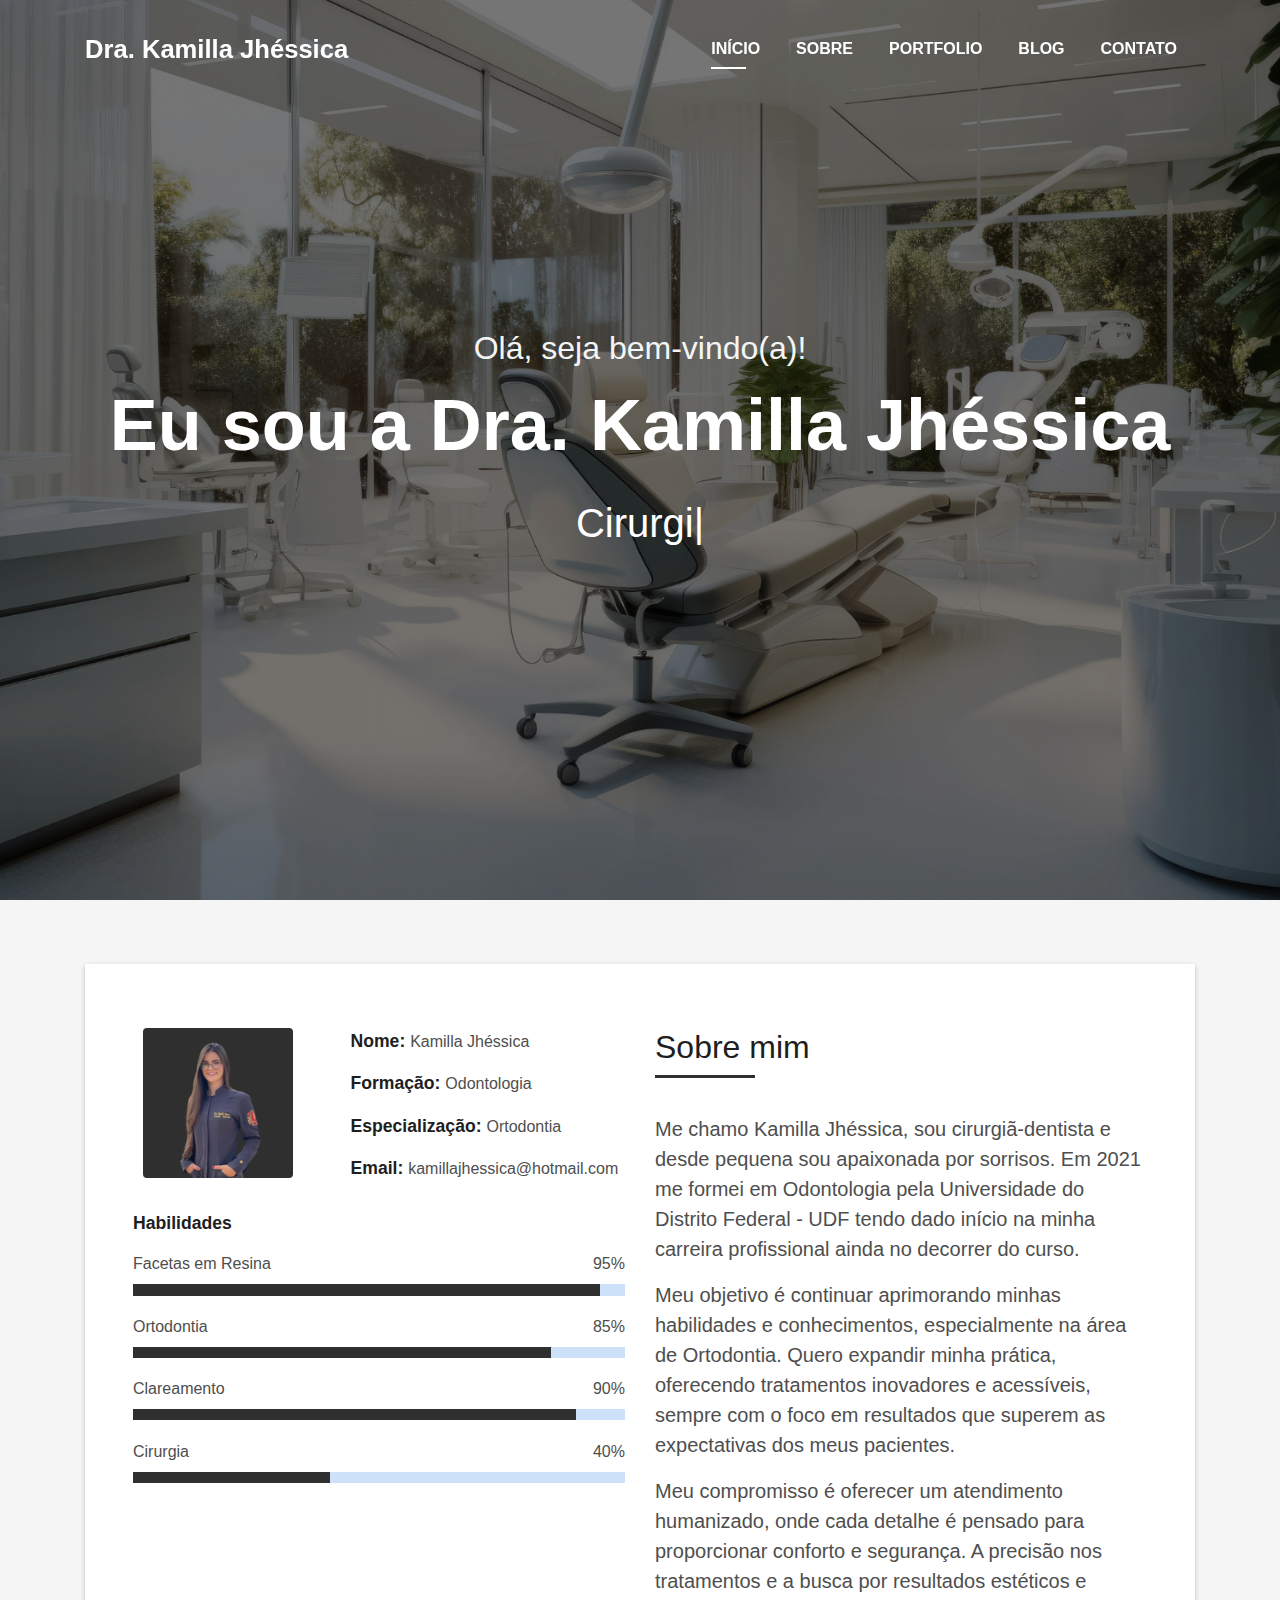
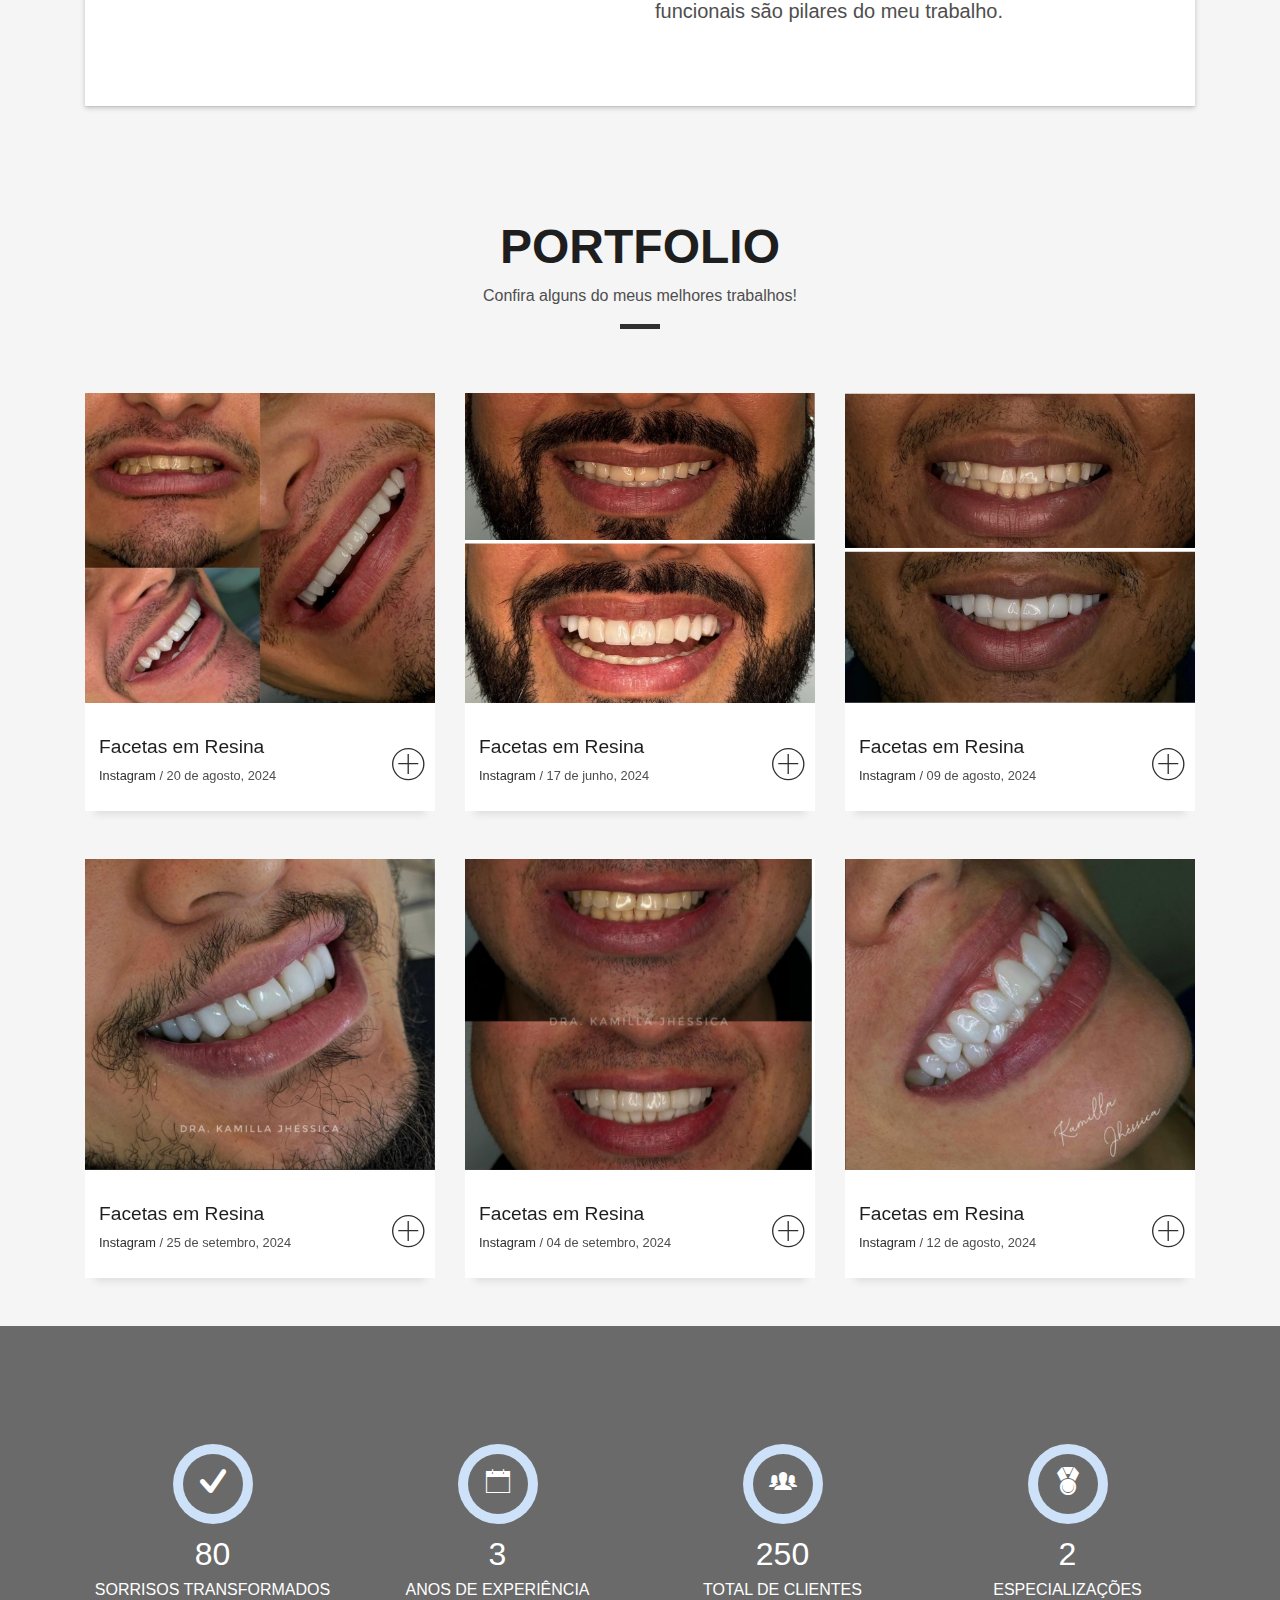
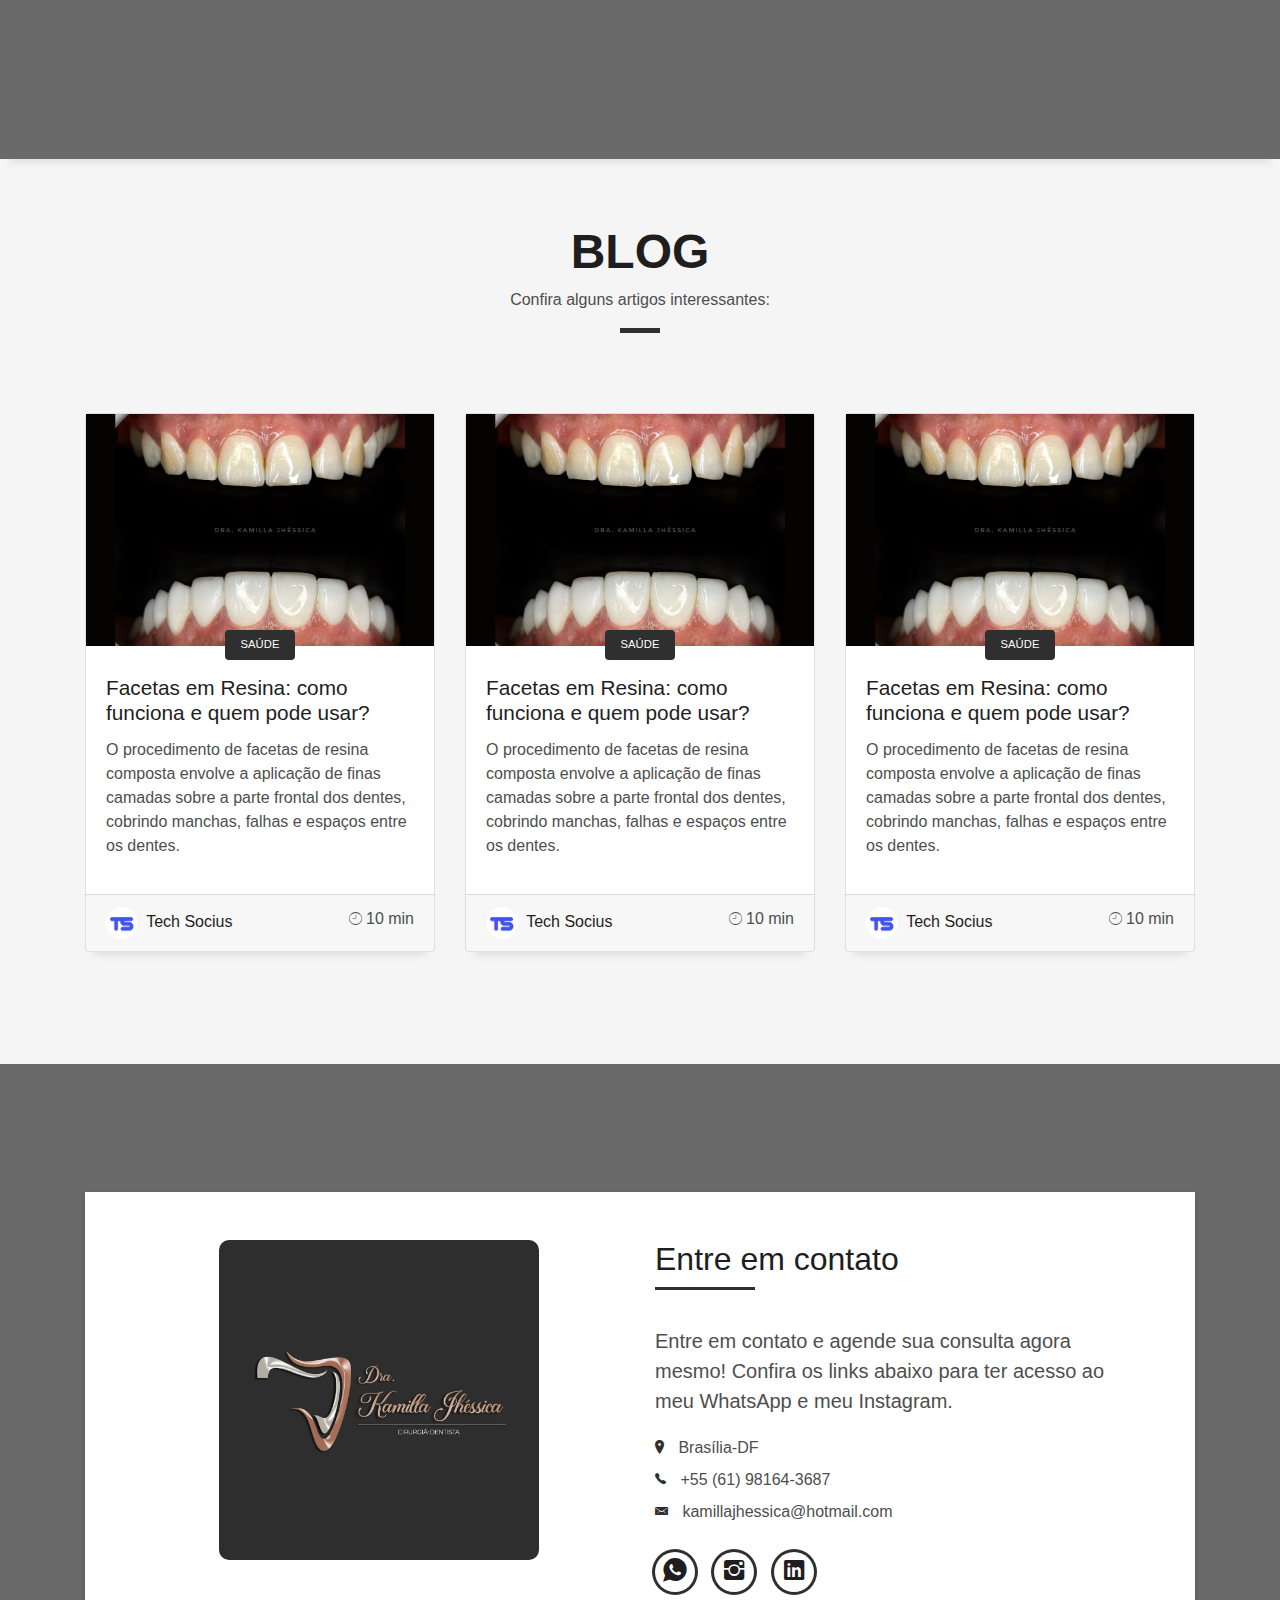
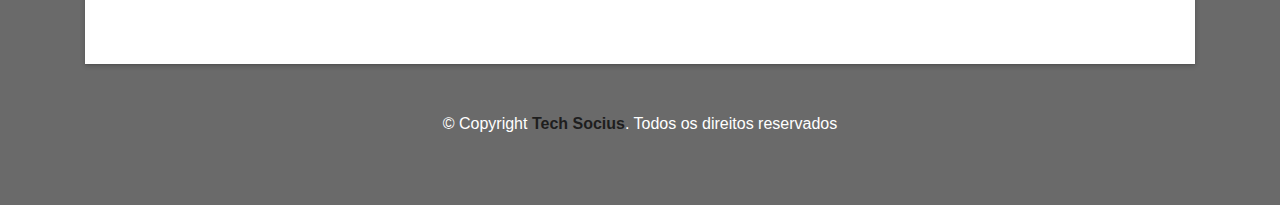
<file: index.html>
<!DOCTYPE html>
<html lang="pt-BR">
<head>
  <meta charset="utf-8">
  <title>Dra. Kamilla Jhéssica</title>
  <meta content="width=device-width, initial-scale=1.0" name="viewport">
  <meta content="" name="keywords">
  <meta content="" name="description">

  <!-- Favicons -->
  <link href="img/favicon.svg" rel="icon">
  <link href="img/apple-touch-icon.png" rel="apple-touch-icon">

  <!-- Bootstrap CSS File -->
  <link href="lib/bootstrap/css/bootstrap.min.css" rel="stylesheet">

  <!-- Libraries CSS Files -->
  <link href="lib/font-awesome/css/font-awesome.min.css" rel="stylesheet">
  <link href="lib/animate/animate.min.css" rel="stylesheet">
  <link href="lib/ionicons/css/ionicons.min.css" rel="stylesheet">
  <link href="lib/owlcarousel/assets/owl.carousel.min.css" rel="stylesheet">
  <link href="lib/lightbox/css/lightbox.min.css" rel="stylesheet">

  <!-- Main Stylesheet File -->
  <link href="css/style.css" rel="stylesheet">
</head>

<body id="page-top">

  <!--/ Nav Star /-->
  <nav class="navbar navbar-b navbar-trans navbar-expand-md fixed-top" id="mainNav">
    <div class="container">
      <a class="navbar-brand js-scroll" href="#page-top">Dra. Kamilla Jhéssica</a>
      <button class="navbar-toggler collapsed" type="button" data-toggle="collapse" data-target="#navbarDefault"
        aria-controls="navbarDefault" aria-expanded="false" aria-label="Toggle navigation">
        <span></span>
        <span></span>
        <span></span>
      </button>
      <div class="navbar-collapse collapse justify-content-end" id="navbarDefault">
        <ul class="navbar-nav">
          <li class="nav-item">
            <a class="nav-link js-scroll active" href="#home">Início</a>
          </li>
          <li class="nav-item">
            <a class="nav-link js-scroll" href="#about">Sobre</a>
          </li>
          <li class="nav-item">
            <a class="nav-link js-scroll" href="#work">Portfolio</a>
          </li>
          <li class="nav-item">
            <a class="nav-link js-scroll" href="#blog">Blog</a>
          </li>
          <li class="nav-item">
            <a class="nav-link js-scroll" href="#contact">Contato</a>
          </li>
        </ul>
      </div>
    </div>
  </nav>
  <!--/ Nav End /-->

  <!--/ Intro Skew Star /-->
  <div id="home" class="intro route bg-image" style="background-image: url(img/intro-bg.webp)">
    <div class="overlay-itro"></div>
    <div class="intro-content display-table">
      <div class="table-cell">
        <div class="container">
          <p class="display-6 color-d">Olá, seja bem-vindo(a)!</p>
          <h1 class="intro-title mb-4">Eu sou a Dra. Kamilla Jhéssica</h1>
          <p class="intro-subtitle"><span class="text-slider-items">Cirurgiã-dentista,Ortodontista, Especialista em Facetas de Resina</span><strong class="text-slider"></strong></p>
          <!-- <p class="pt-3"><a class="btn btn-primary btn js-scroll px-4" href="#about" role="button">Learn More</a></p> -->
        </div>
      </div>
    </div>
  </div>
  <!--/ Intro Skew End /-->

  <section id="about" class="about-mf sect-pt4 route">
    <div class="container">
      <div class="row">
        <div class="col-sm-12">
          <div class="box-shadow-full">
            <div class="row">
              <div class="col-md-6">
                <div class="row">
                  <div class="col-sm-6 col-md-5">
                    <div class="about-img">
                      <img src="img/testimonial-2.webp" class="img-fluid rounded b-shadow-a" alt="">
                    </div>
                  </div>
                  <div class="col-sm-6 col-md-7">
                    <div class="about-info">
                      <p><span class="title-s">Nome: </span> <span>Kamilla Jhéssica</span></p>
                      <p><span class="title-s">Formação: </span> <span>Odontologia</span></p>
                      <p><span class="title-s">Especialização: </span> <span>Ortodontia</span></p>
                      <p><span class="title-s">Email: </span> <span>kamillajhessica@hotmail.com</span></p>
                    </div>
                  </div>
                </div>
                <div class="skill-mf">
                  <p class="title-s">Habilidades</p>
                  <span>Facetas em Resina</span> <span class="pull-right">95%</span>
                  <div class="progress">
                    <div class="progress-bar" role="progressbar" style="width: 95%;" aria-valuenow="95" aria-valuemin="0"
                      aria-valuemax="100"></div>
                  </div>
                  <span>Ortodontia</span> <span class="pull-right">85%</span>
                  <div class="progress">
                    <div class="progress-bar" role="progressbar" style="width: 85%" aria-valuenow="85" aria-valuemin="0"
                      aria-valuemax="100"></div>
                  </div>
                  <span>Clareamento</span> <span class="pull-right">90%</span>
                  <div class="progress">
                    <div class="progress-bar" role="progressbar" style="width: 90%" aria-valuenow="90" aria-valuemin="0"
                      aria-valuemax="100"></div>
                  </div>
                  <span>Cirurgia</span> <span class="pull-right">40%</span>
                  <div class="progress">
                    <div class="progress-bar" role="progressbar" style="width: 40%" aria-valuenow="40" aria-valuemin="0"
                      aria-valuemax="100"></div>
                  </div>
                </div>
              </div>
              <div class="col-md-6">
                <div class="about-me pt-4 pt-md-0">
                  <div class="title-box-2">
                    <h5 class="title-left">
                      Sobre mim
                    </h5>
                  </div>
                  <p class="lead">
                    Me chamo Kamilla Jhéssica, sou cirurgiã-dentista e desde pequena sou apaixonada por sorrisos. Em 2021 me formei em Odontologia pela Universidade do Distrito Federal - UDF tendo dado início na minha carreira profissional ainda no decorrer do curso.
                  </p>
                  <p class="lead">
                    Meu objetivo é continuar aprimorando minhas habilidades e conhecimentos, especialmente na área de Ortodontia. Quero expandir minha prática, oferecendo tratamentos inovadores e acessíveis, sempre com o foco em resultados que superem as expectativas dos meus pacientes.
                  </p>
                  <p class="lead">
                    Meu compromisso é oferecer um atendimento humanizado, onde cada detalhe é pensado para proporcionar conforto e segurança. A precisão nos tratamentos e a busca por resultados estéticos e funcionais são pilares do meu trabalho.
                  </p>
                </div>
              </div>
            </div>
          </div>
        </div>
      </div>
    </div>
  </section>

  <!--/ Section Portfolio Star /-->
  <section id="work" class="portfolio-mf sect-pt4 route">
    <div class="container">
      <div class="row">
        <div class="col-sm-12">
          <div class="title-box text-center">
            <h3 class="title-a">
              Portfolio
            </h3>
            <p class="subtitle-a">
              Confira alguns do meus melhores trabalhos!
            </p>
            <div class="line-mf"></div>
          </div>
        </div>
      </div>
      <div class="row">
        <div class="col-md-4">
          <div class="work-box">
            <a href="img/case1.png" data-lightbox="gallery-mf">
              <div class="work-img">
                <img src="img/case1.png" alt="" class="img-fluid">
              </div>
              <div class="work-content">
                <div class="row">
                  <div class="col-sm-8">
                    <h2 class="w-title">Facetas em Resina</h2>
                    <div class="w-more">
                      <span class="w-ctegory">Instagram</span> / <span class="w-date">20 de agosto, 2024</span>
                    </div>
                  </div>
                  <div class="col-sm-4">
                    <div class="w-like">
                      <span class="ion-ios-plus-outline"></span>
                    </div>
                  </div>
                </div>
              </div>
            </a>
          </div>
        </div>
        <div class="col-md-4">
          <div class="work-box">
            <a href="img/case2.png" data-lightbox="gallery-mf">
              <div class="work-img">
                <img src="img/case2.png" alt="" class="img-fluid">
              </div>
              <div class="work-content">
                <div class="row">
                  <div class="col-sm-8">
                    <h2 class="w-title">Facetas em Resina</h2>
                    <div class="w-more">
                      <span class="w-ctegory">Instagram</span> / <span class="w-date">17 de junho, 2024</span>
                    </div>
                  </div>
                  <div class="col-sm-4">
                    <div class="w-like">
                      <span class="ion-ios-plus-outline"></span>
                    </div>
                  </div>
                </div>
              </div>
            </a>
          </div>
        </div>
        <div class="col-md-4">
          <div class="work-box">
            <a href="img/case3.png" data-lightbox="gallery-mf">
              <div class="work-img">
                <img src="img/case3.png" alt="" class="img-fluid">
              </div>
              <div class="work-content">
                <div class="row">
                  <div class="col-sm-8">
                    <h2 class="w-title">Facetas em Resina</h2>
                    <div class="w-more">
                      <span class="w-ctegory">Instagram</span> / <span class="w-date">09 de agosto, 2024</span>
                    </div>
                  </div>
                  <div class="col-sm-4">
                    <div class="w-like">
                      <span class="ion-ios-plus-outline"></span>
                    </div>
                  </div>
                </div>
              </div>
            </a>
          </div>
        </div>
        <div class="col-md-4">
          <div class="work-box">
            <a href="img/case4.png" data-lightbox="gallery-mf">
              <div class="work-img">
                <img src="img/case4.png" alt="" class="img-fluid">
              </div>
              <div class="work-content">
                <div class="row">
                  <div class="col-sm-8">
                    <h2 class="w-title">Facetas em Resina</h2>
                    <div class="w-more">
                      <span class="w-ctegory">Instagram</span> / <span class="w-date">25 de setembro, 2024</span>
                    </div>
                  </div>
                  <div class="col-sm-4">
                    <div class="w-like">
                      <span class="ion-ios-plus-outline"></span>
                    </div>
                  </div>
                </div>
              </div>
            </a>
          </div>
        </div>
        <div class="col-md-4">
          <div class="work-box">
            <a href="img/case5.png" data-lightbox="gallery-mf">
              <div class="work-img">
                <img src="img/case5.png" alt="" class="img-fluid">
              </div>
              <div class="work-content">
                <div class="row">
                  <div class="col-sm-8">
                    <h2 class="w-title">Facetas em Resina</h2>
                    <div class="w-more">
                      <span class="w-ctegory">Instagram</span> / <span class="w-date">04 de setembro, 2024</span>
                    </div>
                  </div>
                  <div class="col-sm-4">
                    <div class="w-like">
                      <span class="ion-ios-plus-outline"></span>
                    </div>
                  </div>
                </div>
              </div>
            </a>
          </div>
        </div>
        <div class="col-md-4">
          <div class="work-box">
            <a href="img/case6.png" data-lightbox="gallery-mf">
              <div class="work-img">
                <img src="img/case6.png" alt="" class="img-fluid">
              </div>
              <div class="work-content">
                <div class="row">
                  <div class="col-sm-8">
                    <h2 class="w-title">Facetas em Resina</h2>
                    <div class="w-more">
                      <span class="w-ctegory">Instagram</span> / <span class="w-date">12 de agosto, 2024</span>
                    </div>
                  </div>
                  <div class="col-sm-4">
                    <div class="w-like">
                      <span class="ion-ios-plus-outline"></span>
                    </div>
                  </div>
                </div>
              </div>
            </a>
          </div>
        </div>
        
      </div>
    </div>
  </section>
  <!--/ Section Portfolio End /-->

  <div class="section-counter paralax-mf bg-image" style="background-image: url(img/counters-bg.webp)">
    <div class="overlay-mf"></div>
    <div class="container">
      <div class="row">
        <div class="col-sm-3 col-lg-3">
          <div class="counter-box">
            <div class="counter-ico">
              <span class="ico-circle"><i class="ion-checkmark-round"></i></span>
            </div>
            <div class="counter-num">
              <p class="counter">80</p>
              <span class="counter-text">SORRISOS TRANSFORMADOS</span>
            </div>
          </div>
        </div>
        <div class="col-sm-3 col-lg-3">
          <div class="counter-box pt-4 pt-md-0">
            <div class="counter-ico">
              <span class="ico-circle"><i class="ion-ios-calendar-outline"></i></span>
            </div>
            <div class="counter-num">
              <p class="counter">3</p>
              <span class="counter-text">ANOS DE EXPERIÊNCIA</span>
            </div>
          </div>
        </div>
        <div class="col-sm-3 col-lg-3">
          <div class="counter-box pt-4 pt-md-0">
            <div class="counter-ico">
              <span class="ico-circle"><i class="ion-ios-people"></i></span>
            </div>
            <div class="counter-num">
              <p class="counter">250</p>
              <span class="counter-text">TOTAL DE CLIENTES</span>
            </div>
          </div>
        </div>
        <div class="col-sm-3 col-lg-3">
          <div class="counter-box pt-4 pt-md-0">
            <div class="counter-ico">
              <span class="ico-circle"><i class="ion-ribbon-a"></i></span>
            </div>
            <div class="counter-num">
              <p class="counter">2</p>
              <span class="counter-text">ESPECIALIZAÇÕES</span>
            </div>
          </div>
        </div>
      </div>
    </div>
  </div>

  <!--/ Section Blog Star /-->
  <section id="blog" class="blog-mf sect-pt4 route">
    <div class="container">
      <div class="row">
        <div class="col-sm-12">
          <div class="title-box text-center">
            <h3 class="title-a">
              Blog
            </h3>
            <p class="subtitle-a">
              Confira alguns artigos interessantes:
            </p>
            <div class="line-mf"></div>
          </div>
        </div>
      </div>
      <div class="row">
        <div style="margin-top: 1rem;" class="col-md-4">
          <div class="card card-blog">
            <div class="card-img">
              <a href="facetas.html"><img src="img/post-1.webp" alt="" class="img-fluid"></a>
            </div>
            <div class="card-body">
              <div class="card-category-box">
                <div class="card-category">
                  <h6 class="category">SAÚDE</h6>
                </div>
              </div>
              <h3 class="card-title"><a href="facetas.html">Facetas em Resina: como funciona e quem pode usar?</a></h3>
              <p class="card-description">
                O procedimento de facetas de resina composta envolve a aplicação de finas camadas sobre a parte frontal dos dentes, cobrindo manchas, falhas e espaços entre os dentes.
              </p>
            </div>
            <div class="card-footer">
              <div class="post-author">
                <a href="#">
                  <img src="img/testimonial-4.webp" alt="" class="avatar rounded-circle">
                  <span class="author">Tech Socius</span>
                </a>
              </div>
              <div class="post-date">
                <span class="ion-ios-clock-outline"></span> 10 min
              </div>
            </div>
          </div>
        </div>
        <div style="margin-top: 1rem;" class="col-md-4">
          <div class="card card-blog">
            <div class="card-img">
              <a href="facetas.html"><img src="img/post-1.webp" alt="" class="img-fluid"></a>
            </div>
            <div class="card-body">
              <div class="card-category-box">
                <div class="card-category">
                  <h6 class="category">SAÚDE</h6>
                </div>
              </div>
              <h3 class="card-title"><a href="facetas.html">Facetas em Resina: como funciona e quem pode usar?</a></h3>
              <p class="card-description">
                O procedimento de facetas de resina composta envolve a aplicação de finas camadas sobre a parte frontal dos dentes, cobrindo manchas, falhas e espaços entre os dentes.
              </p>
            </div>
            <div class="card-footer">
              <div class="post-author">
                <a href="#">
                  <img src="img/testimonial-4.webp" alt="" class="avatar rounded-circle">
                  <span class="author">Tech Socius</span>
                </a>
              </div>
              <div class="post-date">
                <span class="ion-ios-clock-outline"></span> 10 min
              </div>
            </div>
          </div>
        </div>
        <div style="margin-top: 1rem;" class="col-md-4">
          <div class="card card-blog">
            <div class="card-img">
              <a href="facetas.html"><img src="img/post-1.webp" alt="" class="img-fluid"></a>
            </div>
            <div class="card-body">
              <div class="card-category-box">
                <div class="card-category">
                  <h6 class="category">SAÚDE</h6>
                </div>
              </div>
              <h3 class="card-title"><a href="facetas.html">Facetas em Resina: como funciona e quem pode usar?</a></h3>
              <p class="card-description">
                O procedimento de facetas de resina composta envolve a aplicação de finas camadas sobre a parte frontal dos dentes, cobrindo manchas, falhas e espaços entre os dentes.
              </p>
            </div>
            <div class="card-footer">
              <div class="post-author">
                <a href="#">
                  <img src="img/testimonial-4.webp" alt="" class="avatar rounded-circle">
                  <span class="author">Tech Socius</span>
                </a>
              </div>
              <div class="post-date">
                <span class="ion-ios-clock-outline"></span> 10 min
              </div>
            </div>
          </div>
        </div>
      </div>
    </div>
  </section>
  <!--/ Section Blog End /-->

  <!--/ Section Contact-Footer Star /-->
  <section class="paralax-mf footer-paralax bg-image sect-mt4 route" style="background-image: url(img/overlay-bg1.webp)">
    <div class="overlay-mf"></div>
    <div class="container">
      <div class="row">
        <div class="col-sm-12">
          <div class="contact-mf">
            <div id="contact" class="box-shadow-full">
              <div class="row">
                <div class="col-md-6">
                  <div style="display: flex; align-items: center; justify-content: center;">
                    <img id="img_footer" style="width: 20rem; border-radius: 10px;" src="img/logo.png" alt="">
                  </div>
                </div>
                <div class="col-md-6">
                  <div class="title-box-2 pt-4 pt-md-0">
                    <h5 class="title-left">
                      Entre em contato
                    </h5>
                  </div>
                  <div class="more-info">
                    <p class="lead">
                      Entre em contato e agende sua consulta agora mesmo! Confira os links abaixo para ter acesso ao meu WhatsApp e meu Instagram.
                    </p>
                    <ul class="list-ico">
                      <li><span class="ion-ios-location"></span> Brasília-DF</li>
                      <li><span class="ion-ios-telephone"></span> +55 (61) 98164-3687</li>
                      <li><span class="ion-email"></span> kamillajhessica@hotmail.com</li>
                    </ul>
                  </div>
                  <div class="socials">
                    <ul>
                      <li><a href="https://wa.me/5561981643687?text=Ol%C3%A1%20Dra.%20Kamilla!%20Gostaria%20de%20agendar%20uma%20consulta."><span class="ico-circle"><i class="ion-social-whatsapp"></i></span></a></li>
                      <li><a href="https://www.instagram.com/drakamillajhessica/"><span class="ico-circle"><i class="ion-social-instagram"></i></span></a></li>
                      <li><a href="https://www.linkedin.com/in/kamilla-jh%C3%A9ssica-de-faria-costa-43a8b5232/"><span class="ico-circle"><i class="ion-social-linkedin"></i></span></a></li>
                    </ul>
                  </div>
                </div>
              </div>
            </div>
          </div>
        </div>
      </div>
    </div>
    <footer>
      <div class="container">
        <div class="row">
          <div class="col-sm-12">
            <div class="copyright-box">
              <p class="copyright">&copy; Copyright <strong><a href="https://techsocius.com/">Tech Socius</a></strong>. Todos os direitos reservados</p>
              <div class="credits">
              </div>
            </div>
          </div>
        </div>
      </div>
    </footer>
  </section>
  <!--/ Section Contact-footer End /-->

  <a href="#" class="back-to-top"><i class="fa fa-chevron-up"></i></a>
  <div id="preloader"></div>

  <!-- JavaScript Libraries -->
  <script src="lib/jquery/jquery.min.js"></script>
  <script src="lib/jquery/jquery-migrate.min.js"></script>
  <script src="lib/popper/popper.min.js"></script>
  <script src="lib/bootstrap/js/bootstrap.min.js"></script>
  <script src="lib/easing/easing.min.js"></script>
  <script src="lib/counterup/jquery.waypoints.min.js"></script>
  <script src="lib/counterup/jquery.counterup.js"></script>
  <script src="lib/owlcarousel/owl.carousel.min.js"></script>
  <script src="lib/lightbox/js/lightbox.min.js"></script>
  <script src="lib/typed/typed.min.js"></script>
  <!-- Contact Form JavaScript File -->
  <script src="contactform/contactform.js"></script>

  <!-- Template Main Javascript File -->
  <script src="js/main.js"></script>

</body>
</html>
</file>
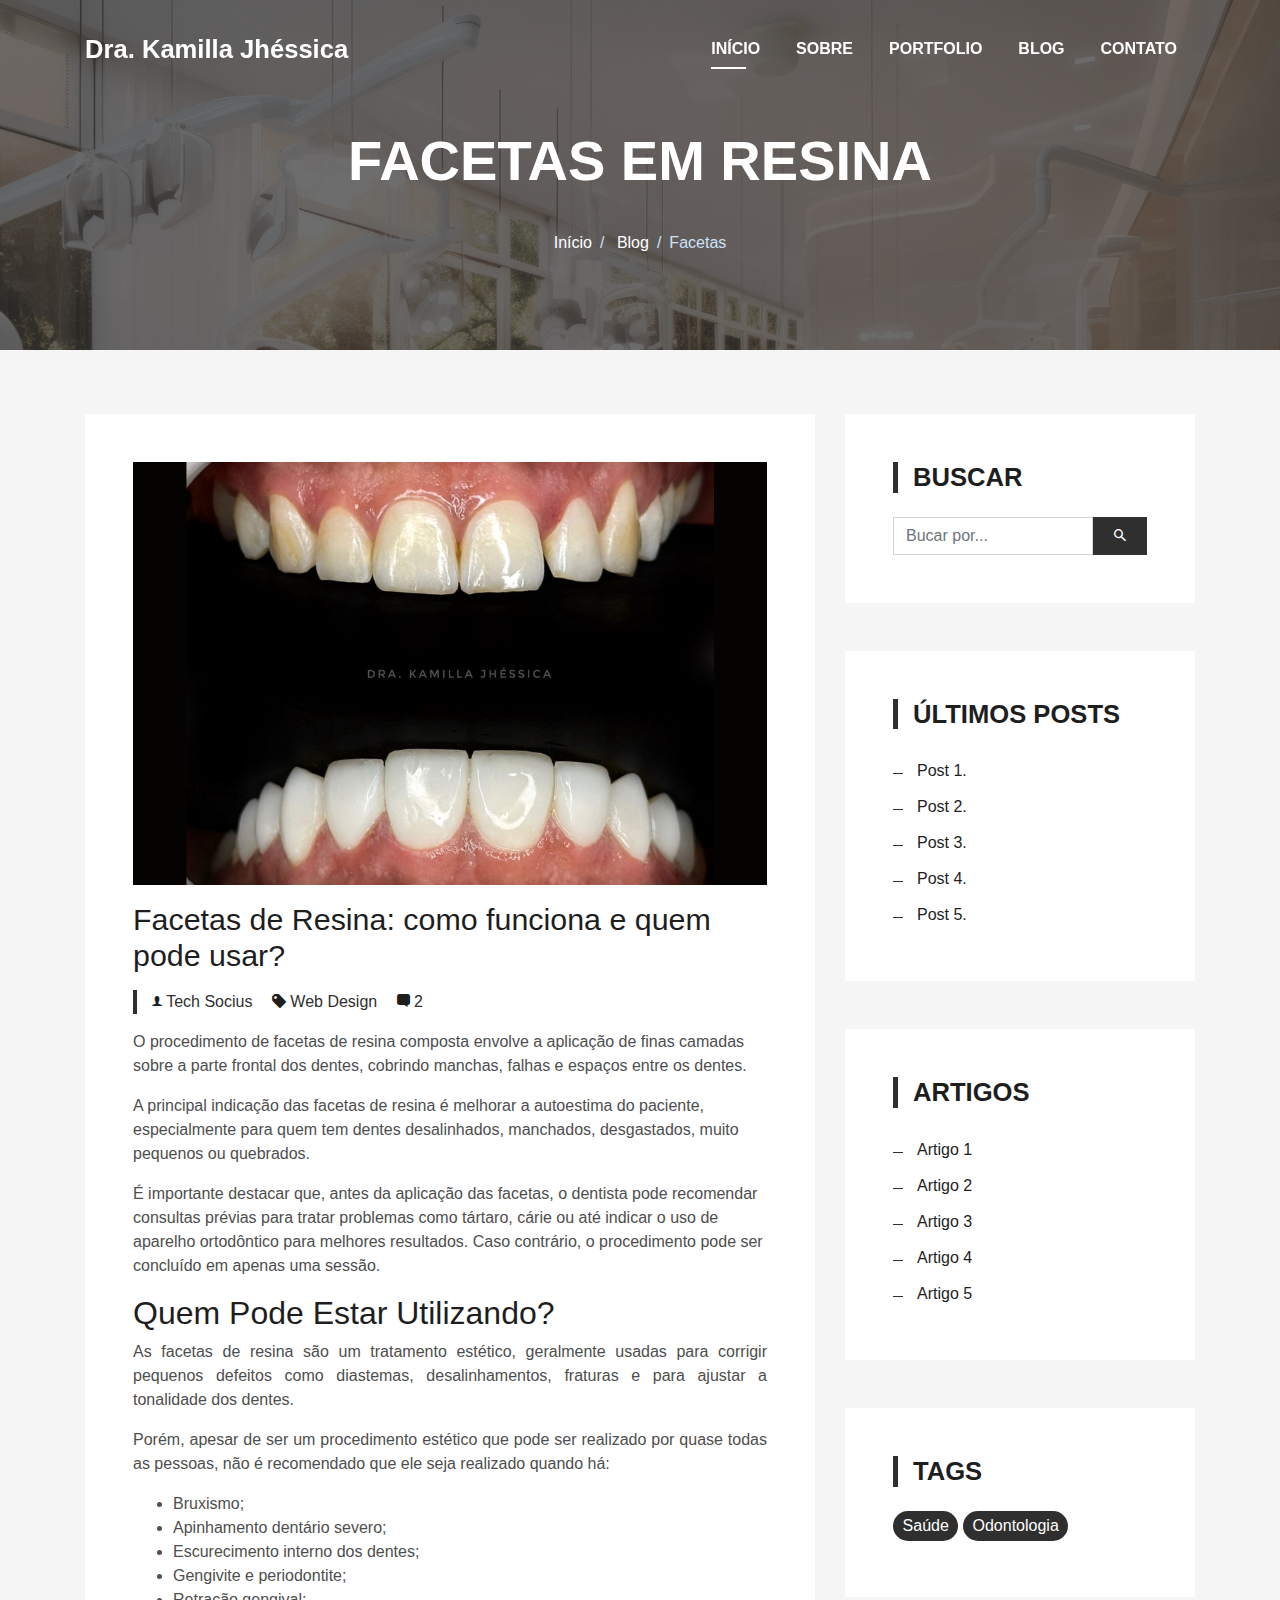
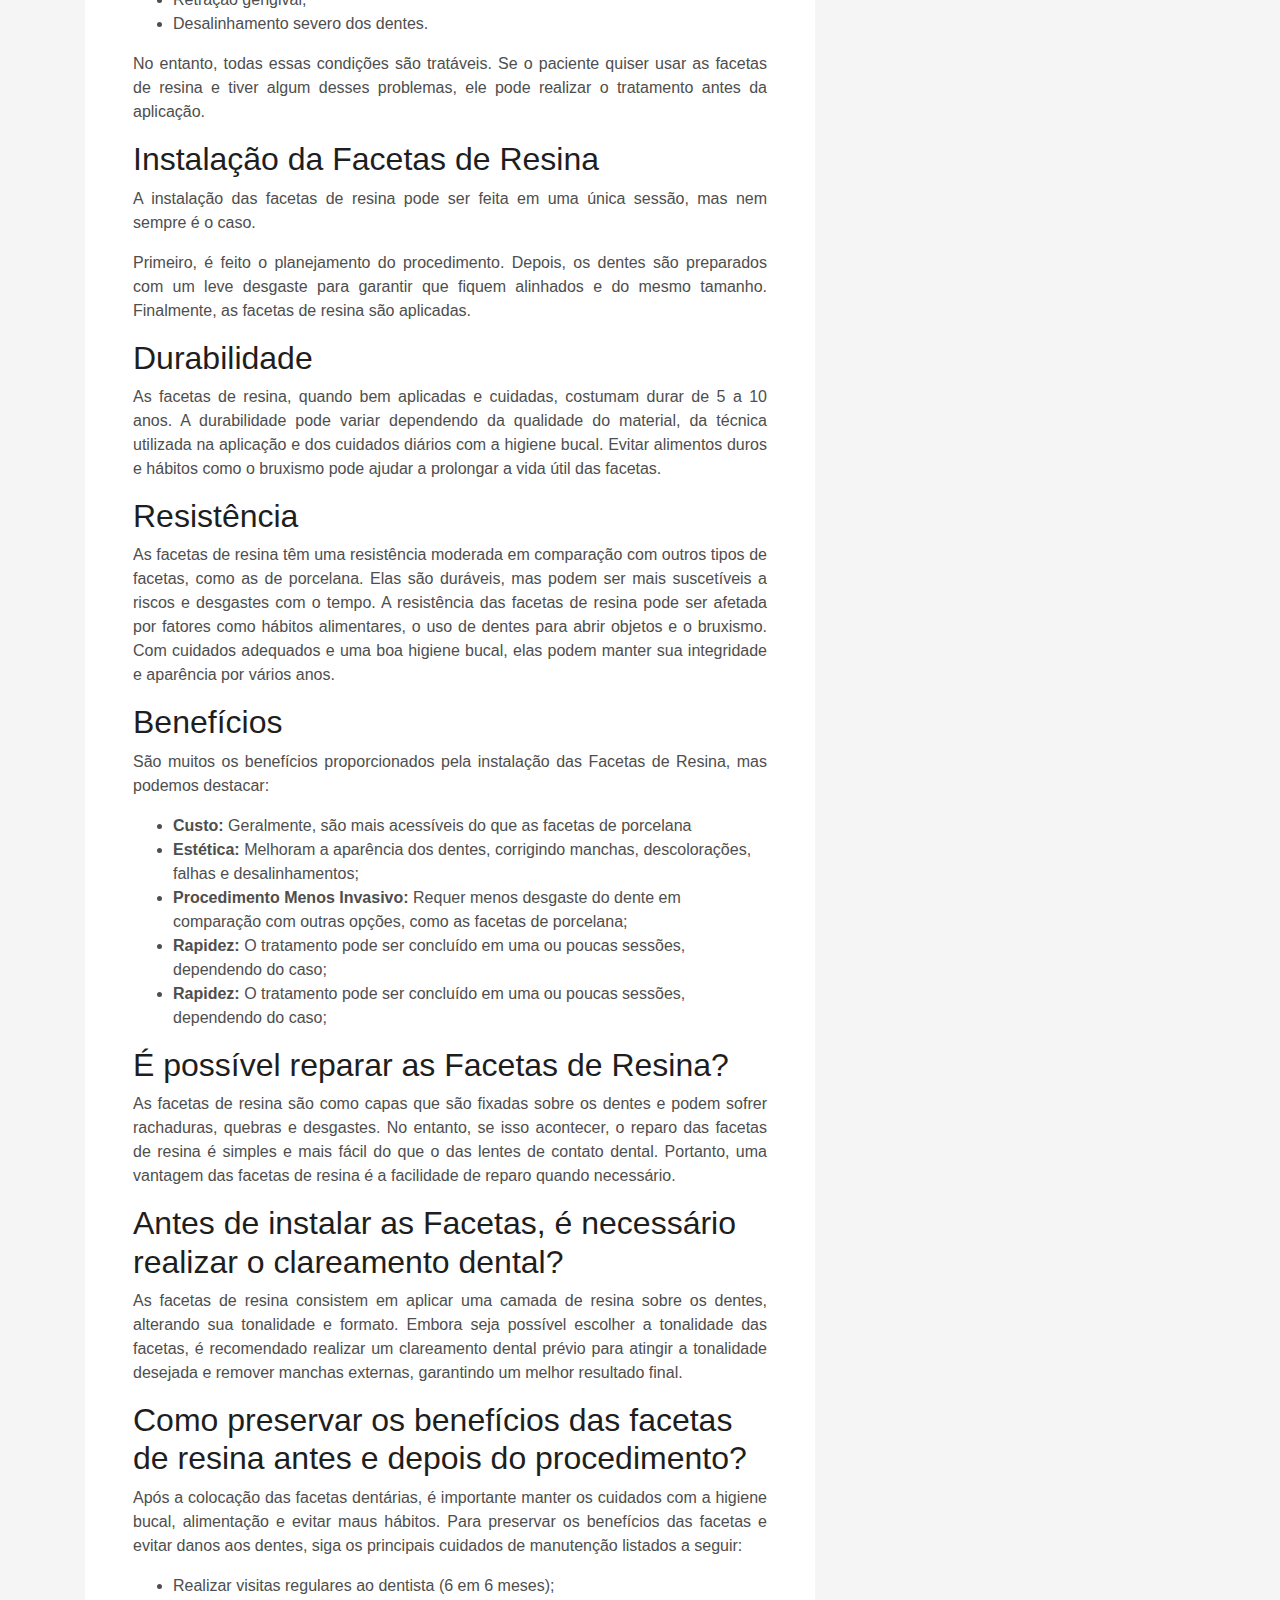
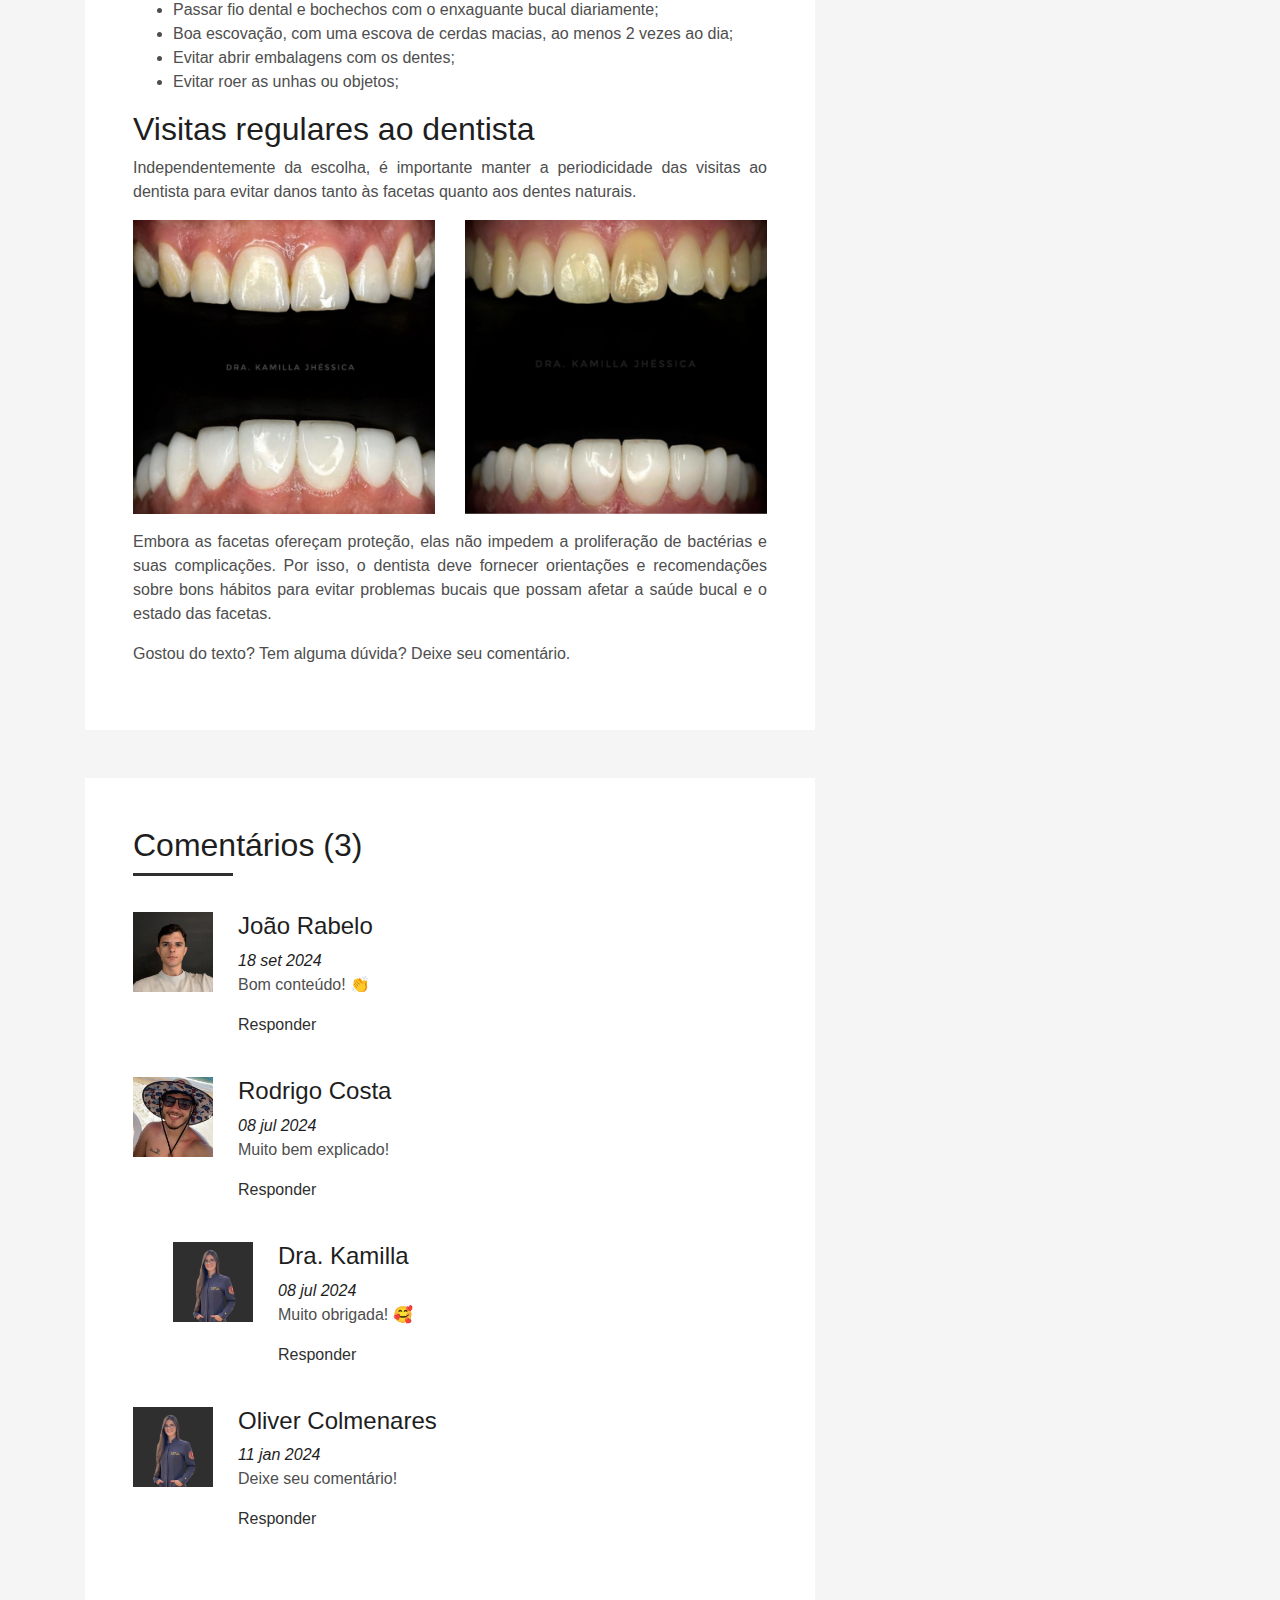
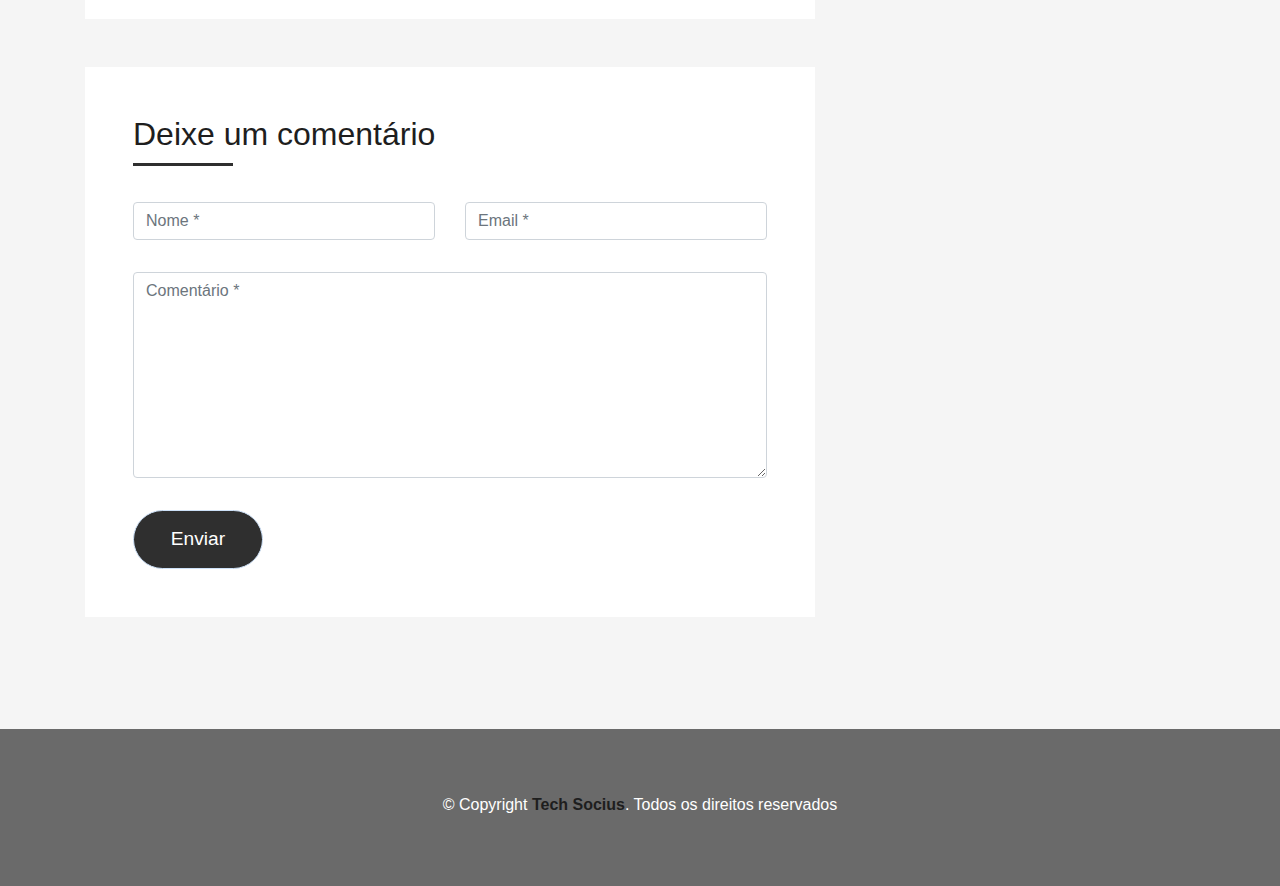
<file: facetas.html>
<!DOCTYPE html>
<html lang="pt-BR">
<head>
  <meta charset="utf-8">
  <title>Dra. Kamilla Jhéssica</title>
  <meta content="width=device-width, initial-scale=1.0" name="viewport">
  <meta content="" name="keywords">
  <meta content="" name="description">

  <!-- Favicons -->
  <link href="img/favicon.svg" rel="icon">
  <link href="img/apple-touch-icon.png" rel="apple-touch-icon">

  <!-- Bootstrap CSS File -->
  <link href="lib/bootstrap/css/bootstrap.min.css" rel="stylesheet">

  <!-- Libraries CSS Files -->
  <link href="lib/font-awesome/css/font-awesome.min.css" rel="stylesheet">
  <link href="lib/animate/animate.min.css" rel="stylesheet">
  <link href="lib/ionicons/css/ionicons.min.css" rel="stylesheet">
  <link href="lib/owlcarousel/assets/owl.carousel.min.css" rel="stylesheet">
  <link href="lib/lightbox/css/lightbox.min.css" rel="stylesheet">

  <!-- Main Stylesheet File -->
  <link href="css/style.css" rel="stylesheet">
</head>

<body id="page-top">

  <!--/ Nav Star /-->
  <nav class="navbar navbar-b navbar-trans navbar-expand-md fixed-top" id="mainNav">
    <div class="container">
      <a class="navbar-brand js-scroll" href="#page-top">Dra. Kamilla Jhéssica</a>
      <button class="navbar-toggler collapsed" type="button" data-toggle="collapse" data-target="#navbarDefault"
        aria-controls="navbarDefault" aria-expanded="false" aria-label="Toggle navigation">
        <span></span>
        <span></span>
        <span></span>
      </button>
      <div class="navbar-collapse collapse justify-content-end" id="navbarDefault">
        <ul class="navbar-nav">
          <li class="nav-item">
            <a class="nav-link js-scroll active" href="index.html#home">Início</a>
          </li>
          <li class="nav-item">
            <a class="nav-link js-scroll" href="index.html#about">Sobre</a>
          </li>
          <li class="nav-item">
            <a class="nav-link js-scroll" href="index.html#work">Portfolio</a>
          </li>
          <li class="nav-item">
            <a class="nav-link js-scroll" href="#blog">Blog</a>
          </li>
          <li class="nav-item">
            <a class="nav-link js-scroll" href="index.html#contact">Contato</a>
          </li>
        </ul>
      </div>
    </div>
  </nav>
  <!--/ Nav End /-->

  <!--/ Intro Skew Star /-->
  <div class="intro intro-single route bg-image" style="background-image: url(img/overlay-bg.webp)">
    <div class="overlay-mf"></div>
    <div class="intro-content display-table">
      <div class="table-cell">
        <div class="container">
          <h2 class="intro-title mb-4">Facetas em Resina</h2>
          <ol class="breadcrumb d-flex justify-content-center">
            <li class="breadcrumb-item">
              <a href="#">Início</a>
            </li>
            <li class="breadcrumb-item">
              <a href="#">Blog</a>
            </li>
            <li class="breadcrumb-item active">Facetas</li>
          </ol>
        </div>
      </div>
    </div>
  </div>
  <!--/ Intro Skew End /-->

  <!--/ Section Blog-Single Star /-->
  <section class="blog-wrapper sect-pt4" id="blog">
    <div class="container">
      <div class="row">
        <div class="col-md-8">
          <div class="post-box">
            <div class="post-thumb">
              <img src="img/post-1.webp" class="img-fluid" alt="">
            </div>
            <div class="post-meta">
              <h1 class="article-title">Facetas de Resina: como funciona e quem pode usar?</h1>
              <ul>
                <li>
                  <span class="ion-ios-person"></span>
                  <a href="http://techsocius.com/">Tech Socius</a>
                </li>
                <li>
                  <span class="ion-pricetag"></span>
                  <a href="#">Web Design</a>
                </li>
                <li>
                  <span class="ion-chatbox"></span>
                  <a href="#">2</a>
                </li>
              </ul>
            </div>
            <div class="article-content">
              <p>
                O procedimento de facetas de resina composta envolve a aplicação de finas camadas sobre a parte frontal dos dentes, cobrindo manchas, falhas e espaços entre os dentes.
              </p>
              <p>
                A principal indicação das facetas de resina é melhorar a autoestima do paciente, especialmente para quem tem dentes desalinhados, manchados, desgastados, muito pequenos ou quebrados.
              </p>
              <p>
                É importante destacar que, antes da aplicação das facetas, o dentista pode recomendar consultas prévias para tratar problemas como tártaro, cárie ou até indicar o uso de aparelho ortodôntico para melhores resultados. Caso contrário, o procedimento pode ser concluído em apenas uma sessão.
              </p>
              <h2>
                Quem Pode Estar Utilizando?
            </h2>
            <p style="text-align: justify;">
                As facetas de resina são um tratamento estético, geralmente usadas para corrigir pequenos defeitos como diastemas, desalinhamentos, fraturas e para ajustar a tonalidade dos dentes.
            </p>
            <p style="text-align: justify;">
                Porém, apesar de ser um procedimento estético que pode ser realizado por quase todas as pessoas, não é recomendado que ele seja realizado quando há:
            </p>
            <ul>
                <li>Bruxismo;</li>
                <li>Apinhamento dentário severo;</li>
                <li>Escurecimento interno dos dentes;</li>
                <li>Gengivite e periodontite;</li>
                <li>Retração gengival;</li>
                <li>Desalinhamento severo dos dentes.</li>
            </ul>
            <p style="text-align: justify;">
                No entanto, todas essas condições são tratáveis. Se o paciente quiser usar as facetas de resina e tiver algum desses problemas, ele pode realizar o tratamento antes da aplicação.
            </p>
            <h2>
                Instalação da Facetas de Resina
            </h2>
            <p style="text-align: justify;">
                A instalação das facetas de resina pode ser feita em uma única sessão, mas nem sempre é o caso.
            </p>
            <p style="text-align: justify;">
                Primeiro, é feito o planejamento do procedimento. Depois, os dentes são preparados com um leve desgaste para garantir que fiquem alinhados e do mesmo tamanho. Finalmente, as facetas de resina são aplicadas.
            </p>
            <h2>
                Durabilidade
            </h2>
            <p style="text-align: justify;">
                As facetas de resina, quando bem aplicadas e cuidadas, costumam durar de 5 a 10 anos. A durabilidade pode variar dependendo da qualidade do material, da técnica utilizada na aplicação e dos cuidados diários com a higiene bucal. Evitar alimentos duros e hábitos como o bruxismo pode ajudar a prolongar a vida útil das facetas.
            </p>
            <h2>
                Resistência
            </h2>
            <p style="text-align: justify;">
                As facetas de resina têm uma resistência moderada em comparação com outros tipos de facetas, como as de porcelana. Elas são duráveis, mas podem ser mais suscetíveis a riscos e desgastes com o tempo. A resistência das facetas de resina pode ser afetada por fatores como hábitos alimentares, o uso de dentes para abrir objetos e o bruxismo. Com cuidados adequados e uma boa higiene bucal, elas podem manter sua integridade e aparência por vários anos.
            </p>
            <h2>
                Benefícios
            </h2>
            <p style="text-align: justify;">
                São muitos os benefícios proporcionados pela instalação das Facetas de Resina, mas podemos destacar:
            </p>
            <ul>
                <li><strong>Custo: </strong> Geralmente, são mais acessíveis do que as facetas de porcelana</li>
                <li><strong>Estética: </strong>Melhoram a aparência dos dentes, corrigindo manchas, descolorações, falhas e desalinhamentos;</li>
                <li><strong>Procedimento Menos Invasivo: </strong>Requer menos desgaste do dente em comparação com outras opções, como as facetas de porcelana;</li>
                <li><strong>Rapidez: </strong>O tratamento pode ser concluído em uma ou poucas sessões, dependendo do caso;</li>
                <li><strong>Rapidez: </strong>O tratamento pode ser concluído em uma ou poucas sessões, dependendo do caso;</li>
            </ul>
            <h2>
                É possível reparar as Facetas de Resina?
            </h2>
            <p style="text-align: justify;">
                As facetas de resina são como capas que são fixadas sobre os dentes e podem sofrer rachaduras, quebras e desgastes. No entanto, se isso acontecer, o reparo das facetas de resina é simples e mais fácil do que o das lentes de contato dental. Portanto, uma vantagem das facetas de resina é a facilidade de reparo quando necessário.
            </p>
            <h2>
                Antes de instalar as Facetas, é necessário realizar o clareamento dental?
            </h2>
            <p style="text-align: justify;">
                As facetas de resina consistem em aplicar uma camada de resina sobre os dentes, alterando sua tonalidade e formato. Embora seja possível escolher a tonalidade das facetas, é recomendado realizar um clareamento dental prévio para atingir a tonalidade desejada e remover manchas externas, garantindo um melhor resultado final.
            </p>
            <h2>
                Como preservar os benefícios das facetas de resina antes e depois do procedimento?
            </h2>
            <p style="text-align: justify;">
                Após a colocação das facetas dentárias, é importante manter os cuidados com a higiene bucal, alimentação e evitar maus hábitos. Para preservar os benefícios das facetas e evitar danos aos dentes, siga os principais cuidados de manutenção listados a seguir:
            </p>
            <ul>
                <li>Realizar visitas regulares ao dentista (6 em 6 meses);</li>
                <li>Passar fio dental e bochechos com o enxaguante bucal diariamente;</li>
                <li>Boa escovação, com uma escova de cerdas macias, ao menos 2 vezes ao dia;</li>
                <li>Evitar abrir embalagens com os dentes;</li>
                <li>Evitar roer as unhas ou objetos;</li>
            </ul>
            <h2>Visitas regulares ao dentista</h2>
            <p style="text-align: justify;">
                Independentemente da escolha, é importante manter a periodicidade das visitas ao dentista para evitar danos tanto às facetas quanto aos dentes naturais.
            </p>
              <div class="row">
                <div class="col-6">
                    <img class="img-fluid" src="img/post-img3.png" alt="">
                </div>
                <div class="col-6">
                    <img class="img-fluid" src="img/post-img4.png" alt="">
                </div>	
                <div class="col-lg-12 mt-25">
                    <p style="text-align: justify; margin-top: 1rem;">
                        Embora as facetas ofereçam proteção, elas não impedem a proliferação de bactérias e suas complicações. Por isso, o dentista deve fornecer orientações e recomendações sobre bons hábitos para evitar problemas bucais que possam afetar a saúde bucal e o estado das facetas.
                    </p>
                    <p style="text-align: justify;">
                        Gostou do texto? Tem alguma dúvida? Deixe seu comentário.
                    </p>											
                </div>									
            </div>
            </div>
          </div>
          <div class="box-comments">
            <div class="title-box-2">
              <h4 class="title-comments title-left">Comentários (3)</h4>
            </div>
            <ul class="list-comments">
              <li>
                <div class="comment-avatar">
                  <img src="img/testimonial-1.webp" alt="">
                </div>
                <div class="comment-details">
                  <h4 class="comment-author">João Rabelo</h4>
                  <span>18 set 2024</span>
                  <p>
                    Bom conteúdo! 👏
                  </p>
                  <a href="#">Responder</a>
                </div>
              </li>
              <li>
                <div class="comment-avatar">
                  <img src="img/testimonial-3.webp" alt="">
                </div>
                <div class="comment-details">
                  <h4 class="comment-author">Rodrigo Costa</h4>
                  <span>08 jul 2024</span>
                  <p>
                    Muito bem explicado!
                  </p>
                  <a href="#">Responder</a>
                </div>
              </li>
              <li class="comment-children">
                <div class="comment-avatar">
                  <img src="img/testimonial-2.webp" alt="">
                </div>
                <div class="comment-details">
                  <h4 class="comment-author">Dra. Kamilla</h4>
                  <span>08 jul 2024</span>
                  <p>
                    Muito obrigada! 🥰
                  </p>
                  <a href="#">Responder</a>
                </div>
              </li>
              <li>
                <div class="comment-avatar">
                  <img src="img/testimonial-2.webp" alt="">
                </div>
                <div class="comment-details">
                  <h4 class="comment-author">Oliver Colmenares</h4>
                  <span>11 jan 2024</span>
                  <p>
                    Deixe seu comentário! 
                  </p>
                  <a href="3">Responder</a>
                </div>
              </li>
            </ul>
          </div>
          <div class="form-comments">
            <div class="title-box-2">
              <h3 class="title-left">
                Deixe um comentário
              </h3>
            </div>
            <form class="form-mf">
              <div class="row">
                <div class="col-md-6 mb-3">
                  <div class="form-group">
                    <input type="text" class="form-control input-mf" id="inputName" placeholder="Nome *" required>
                  </div>
                </div>
                <div class="col-md-6 mb-3">
                  <div class="form-group">
                    <input type="email" class="form-control input-mf" id="inputEmail1" placeholder="Email *" required>
                  </div>
                </div>
                <div class="col-md-12 mb-3">
                  <div class="form-group">
                    <textarea id="textMessage" class="form-control input-mf" placeholder="Comentário *" name="message"
                      cols="45" rows="8" required></textarea>
                  </div>
                </div>
                <div class="col-md-12">
                  <button type="submit" class="button button-a button-big button-rouded">Enviar</button>
                </div>
              </div>
            </form>
          </div>
        </div>
        <div class="col-md-4">
          <div class="widget-sidebar sidebar-search">
            <h5 class="sidebar-title">Buscar</h5>
            <div class="sidebar-content">
              <form>
                <div class="input-group">
                  <input type="text" class="form-control" placeholder="Bucar por..." aria-label="Bucar por...">
                  <span class="input-group-btn">
                    <button class="btn btn-secondary btn-search" type="button">
                      <span class="ion-android-search"></span>
                    </button>
                  </span>
                </div>
              </form>
            </div>
          </div>
          <div class="widget-sidebar">
            <h5 class="sidebar-title">Últimos posts</h5>
            <div class="sidebar-content">
              <ul class="list-sidebar">
                <li>
                  <a href="#">Post 1.</a>
                </li>
                <li>
                  <a href="#">Post 2.</a>
                </li>
                <li>
                  <a href="#">Post 3.</a>
                </li>
                <li>
                  <a href="#">Post 4.</a>
                </li>
                <li>
                  <a href="#">Post 5.</a>
                </li>
              </ul>
            </div>
          </div>
          <div class="widget-sidebar">
            <h5 class="sidebar-title">Artigos</h5>
            <div class="sidebar-content">
              <ul class="list-sidebar">
                <li>
                  <a href="#">Artigo 1</a>
                </li>
                <li>
                  <a href="#">Artigo 2</a>
                </li>
                <li>
                  <a href="#">Artigo 3</a>
                </li>
                <li>
                  <a href="#">Artigo 4</a>
                </li>
                <li>
                  <a href="#">Artigo 5</a>
                </li>
              </ul>
            </div>
          </div>
          <div class="widget-sidebar widget-tags">
            <h5 class="sidebar-title">Tags</h5>
            <div class="sidebar-content">
              <ul>
                <li>
                  <a href="#">Saúde</a>
                </li>
                <li>
                  <a href="#">Odontologia</a>
                </li>
              </ul>
            </div>
          </div>
        </div>
      </div>
    </div>
  </section>
  <!--/ Section Blog-Single End /-->

  <!--/ Section Contact-Footer Star /-->
  <section class="paralax-mf footer-paralax bg-image sect-mt4 route" style="background-image: url(img/overlay-bg.webp)">
    <div class="overlay-mf"></div>
    <footer>
      <div class="container">
        <div class="row">
          <div class="col-sm-12">
            <div class="copyright-box">
              <p class="copyright">&copy; Copyright <strong><a href="https://techsocius.com/">Tech Socius</a></strong>. Todos os direitos reservados</p>
              <div class="credits">
              </div>
            </div>
          </div>
        </div>
      </div>
    </footer>
  </section>
  <!--/ Section Contact-footer End /-->

  <a href="#" class="back-to-top"><i class="fa fa-chevron-up"></i></a>
  <div id="preloader"></div>

  <!-- JavaScript Libraries -->
  <script src="lib/jquery/jquery.min.js"></script>
  <script src="lib/jquery/jquery-migrate.min.js"></script>
  <script src="lib/popper/popper.min.js"></script>
  <script src="lib/bootstrap/js/bootstrap.min.js"></script>
  <script src="lib/easing/easing.min.js"></script>
  <script src="lib/counterup/jquery.waypoints.min.js"></script>
  <script src="lib/counterup/jquery.counterup.js"></script>
  <script src="lib/owlcarousel/owl.carousel.min.js"></script>
  <script src="lib/lightbox/js/lightbox.min.js"></script>
  <script src="lib/typed/typed.min.js"></script>
  <!-- Contact Form JavaScript File -->
  <script src="contactform/contactform.js"></script>

  <!-- Template Main Javascript File -->
  <script src="js/main.js"></script>

</body>
</html>
</file>
<file: css/style.css>
@media (min-width: 767px) {
  #img_footer {
    width: 10rem;
  }
}

body {
  background-color: #f5f5f5;
  color: #4e4e4e;
}

h1,
h2,
h3,
h4,
h5,
h6 {
  color: #1e1e1e;
}

a {
  color: #1e1e1e;
  transition: all 0.5s ease-in-out;
}

a:hover {
  color: #2F2F2F;
  text-decoration: none;
  transition: all 0.5s ease-in-out;
}

.p-r {
  position: relative;
}

.color-a {
  color: #2F2F2F;
}

.color-d {
  color: #f5f5f5;
}

.color-text-a {
  color: #4e4e4e;
}

.box-shadow,
.paralax-mf,
.service-box,
.work-box,
.card-blog {
  box-shadow: 0 13px 8px -10px rgba(0, 0, 0, 0.1);
}

.box-shadow-a,
.button:hover {
  box-shadow: 0 0 0 4px #cde1f8;
}

.display-5 {
  font-size: 2.5rem;
  font-weight: 300;
  line-height: 1.1;
}

.display-6 {
  font-size: 2rem;
  font-weight: 300;
  line-height: 1.1;
}

.avatar {
  width: 32px;
  height: 32px;
  margin-right: 4px;
  overflow: hidden;
}

.bg-image {
  background-repeat: no-repeat;
  background-attachment: fixed;
  background-size: cover;
  background-position: center center;
}

.overlay-mf {
  background-color: #2F2F2F;
}

.overlay-mf {
  position: absolute;
  top: 0;
  left: 0px;
  padding: 0;
  height: 100%;
  width: 100%;
  opacity: .7;
}

.paralax-mf {
  position: relative;
  padding: 8rem 0;
}

.display-table {
  width: 100%;
  height: 100%;
  display: table;
}

.table-cell {
  display: table-cell;
  vertical-align: middle;
}

/*--/ Sections /--*/

.sect-4 {
  padding: 4rem 0;
}

.sect-pt4 {
  padding-top: 4rem;
}

.sect-mt4 {
  margin-top: 4rem;
}

/*--/ Title s /--*/

.title-s {
  font-weight: 600;
  color: #1e1e1e;
  font-size: 1.1rem;
}

/*--/ Title A /--*/

.title-box {
  margin-bottom: 4rem;
}

.title-a {
  font-size: 3rem;
  font-weight: bold;
  text-transform: uppercase;
}

.subtitle-a {
  color: #4e4e4e;
}

.line-mf {
  width: 40px;
  height: 5px;
  background-color: #2F2F2F;
  margin: 0 auto;
}

/*--/ Title Left /--*/

.title-box-2 {
  margin-bottom: 3rem;
}

.title-left {
  font-size: 2rem;
  position: relative;
}

.title-left:before {
  content: '';
  position: absolute;
  height: 3px;
  background-color: #2F2F2F;
  width: 100px;
  bottom: -12px;
}

/*------/ Box /------*/

.box-pl2 {
  padding-left: 2rem;
}

.box-shadow-full {
  padding: 3rem 1.25rem;
  position: relative;
  background-color: #fff;
  margin-bottom: 3rem;
  z-index: 2;
  box-shadow: 0 1px 1px 0 rgba(0, 0, 0, 0.06), 0 2px 5px 0 rgba(0, 0, 0, 0.2);
}

/*------/ Socials /------*/

.socials {
  padding: 1.5rem 0;
}

.socials ul li {
  display: inline-block;
}

.socials .ico-circle {
  height: 40px;
  width: 40px;
  font-size: 1.7rem;
  border-radius: 50%;
  line-height: 1.4;
  margin: 0 15px 0 0;
  box-shadow: 0 0 0 3px #2F2F2F;
  transition: all 500ms ease;
}

.socials .ico-circle:hover {
  background-color: #2F2F2F;
  color: #fff;
  box-shadow: 0 0 0 3px #cde1f8;
  transition: all 500ms ease;
}

/*------/ Ul resect /------*/

.ul-resect,
.socials ul,
.list-ico,
.blog-wrapper .post-meta ul,
.box-comments .list-comments,
.widget-sidebar .list-sidebar,
.widget-tags ul {
  list-style: none;
  padding-left: 0;
  margin-bottom: 0;
}

.list-ico {
  line-height: 2;
}

.list-ico span {
  color: #2F2F2F;
  margin-right: 10px;
}

/*------/ Ico Circle /------*/

.ico-circle {
  height: 100px;
  width: 100px;
  font-size: 2rem;
  border-radius: 50%;
  line-height: 1.55;
  margin: 0 auto;
  text-align: center;
  box-shadow: 0 0 0 10px #2F2F2F;
  display: block;
}

/*------/ Owl Carousel /------*/

.owl-theme .owl-dots {
  text-align: center;
  margin-top: 18px;
}

.owl-theme .owl-dots .owl-dot {
  display: inline-block;
}

.owl-theme .owl-dots .owl-dot span {
  width: 18px;
  height: 7px;
  margin: 5px 5px;
  background: #cde1f8;
  border: 0px solid #cde1f8;
  display: block;
  transition: all 0.6s ease-in-out;
  cursor: pointer;
}

.owl-theme .owl-dots .owl-dot:hover span {
  background-color: #cde1f8;
}

.owl-theme .owl-dots .owl-dot.active span {
  background-color: #1B1B1B;
  width: 25px;
}

/*--/ Scrolltop s /--*/

.scrolltop-mf {
  position: relative;
  display: none;
}

.scrolltop-mf span {
  z-index: 999;
  position: fixed;
  width: 42px;
  height: 42px;
  background-color: #2F2F2F;
  opacity: .7;
  font-size: 1.6rem;
  line-height: 1.5;
  text-align: center;
  color: #fff;
  top: auto;
  left: auto;
  right: 30px;
  bottom: 50px;
  cursor: pointer;
  border-radius: 50%;
}

/* Back to top button */

.back-to-top {
  position: fixed;
  display: none;
  background: #2F2F2F;
  color: #fff;
  width: 44px;
  height: 44px;
  text-align: center;
  line-height: 1;
  font-size: 16px;
  border-radius: 50%;
  right: 15px;
  bottom: 15px;
  transition: background 0.5s;
  z-index: 11;
}

.back-to-top i {
  padding-top: 12px;
  color: #fff;
}

/* Prelaoder */

#preloader {
  position: fixed;
  top: 0;
  left: 0;
  right: 0;
  bottom: 0;
  z-index: 9999;
  overflow: hidden;
  background: #fff;
}

#preloader:before {
  content: "";
  position: fixed;
  top: calc(50% - 30px);
  left: calc(50% - 30px);
  border: 6px solid #f2f2f2;
  border-top: 6px solid #2F2F2F;
  border-radius: 50%;
  width: 60px;
  height: 60px;
  -webkit-animation: animate-preloader 1s linear infinite;
  animation: animate-preloader 1s linear infinite;
}

@-webkit-keyframes animate-preloader {
  0% {
    -webkit-transform: rotate(0deg);
    transform: rotate(0deg);
  }

  100% {
    -webkit-transform: rotate(360deg);
    transform: rotate(360deg);
  }
}

@keyframes animate-preloader {
  0% {
    -webkit-transform: rotate(0deg);
    transform: rotate(0deg);
  }

  100% {
    -webkit-transform: rotate(360deg);
    transform: rotate(360deg);
  }
}

/*======================================
//--//-->   NAVBAR
======================================*/

.navbar-b {
  transition: all .5s ease-in-out;
  background-color: transparent;
  padding-top: 1.563rem;
  padding-bottom: 1.563rem;
}

.navbar-b.navbar-reduce {
  box-shadow: 0px 6px 9px 0px rgba(0, 0, 0, 0.06);
}

.navbar-b.navbar-trans .nav-item,
.navbar-b.navbar-reduce .nav-item {
  position: relative;
  padding-right: 10px;
  padding-left: 0;
}

.navbar-b.navbar-trans .nav-link,
.navbar-b.navbar-reduce .nav-link {
  color: #fff;
  text-transform: uppercase;
  font-weight: 600;
}

.navbar-b.navbar-trans .nav-link:before,
.navbar-b.navbar-reduce .nav-link:before {
  content: '';
  position: absolute;
  margin-left: 0px;
  width: 0%;
  bottom: 0;
  left: 0;
  height: 2px;
  transition: all 500ms ease;
}

.navbar-b.navbar-trans .nav-link:hover,
.navbar-b.navbar-reduce .nav-link:hover {
  color: #1B1B1B;
}

.navbar-b.navbar-trans .nav-link:hover:before,
.navbar-b.navbar-reduce .nav-link:hover:before {
  width: 35px;
}

.navbar-b.navbar-trans .show > .nav-link:before,
.navbar-b.navbar-trans .active > .nav-link:before,
.navbar-b.navbar-trans .nav-link.show:before,
.navbar-b.navbar-trans .nav-link.active:before,
.navbar-b.navbar-reduce .show > .nav-link:before,
.navbar-b.navbar-reduce .active > .nav-link:before,
.navbar-b.navbar-reduce .nav-link.show:before,
.navbar-b.navbar-reduce .nav-link.active:before {
  width: 35px;
}

.navbar-b.navbar-trans .nav-link:before {
  background-color: #fff;
}

.navbar-b.navbar-trans .nav-link:hover {
  color: #fff;
}

.navbar-b.navbar-trans .show > .nav-link,
.navbar-b.navbar-trans .active > .nav-link,
.navbar-b.navbar-trans .nav-link.show,
.navbar-b.navbar-trans .nav-link.active {
  color: #fff;
}

.navbar-b.navbar-reduce {
  transition: all .5s ease-in-out;
  background-color: #fff;
  padding-top: 15px;
  padding-bottom: 15px;
}

.navbar-b.navbar-reduce .nav-link {
  color: #2F2F2F;
}

.navbar-b.navbar-reduce .nav-link:before {
  background-color: #2F2F2F;
}

.navbar-b.navbar-reduce .nav-link:hover {
  color: #2F2F2F;
}

.navbar-b.navbar-reduce .show > .nav-link,
.navbar-b.navbar-reduce .active > .nav-link,
.navbar-b.navbar-reduce .nav-link.show,
.navbar-b.navbar-reduce .nav-link.active {
  color: #2F2F2F;
}

.navbar-b.navbar-reduce .navbar-brand {
  color: #2F2F2F;
}

.navbar-b.navbar-reduce .navbar-toggler span {
  background-color: #1B1B1B;
}

.navbar-b .navbar-brand {
  color: #fff;
  font-size: 1.6rem;
  font-weight: 600;
}

.navbar-b .navbar-nav .dropdown-item.show .dropdown-menu,
.navbar-b .dropdown.show .dropdown-menu,
.navbar-b .dropdown-btn.show .dropdown-menu {
  -webkit-transform: translate3d(0px, 0px, 0px);
  transform: translate3d(0px, 0px, 0px);
  visibility: visible !important;
}

.navbar-b .dropdown-menu {
  margin: 1.12rem 0 0;
  border-radius: 0;
}

.navbar-b .dropdown-menu .dropdown-item {
  padding: .7rem 1.7rem;
  transition: all 500ms ease;
}

.navbar-b .dropdown-menu .dropdown-item:hover {
  background-color: #2F2F2F;
  color: #fff;
  transition: all 500ms ease;
}

.navbar-b .dropdown-menu .dropdown-item.active {
  background-color: #2F2F2F;
}

/*--/ Hamburger Navbar /--*/

.navbar-toggler {
  position: relative;
}

.navbar-toggler:focus,
.navbar-toggler:active {
  outline: 0;
}

.navbar-toggler span {
  display: block;
  background-color: #fff;
  height: 3px;
  width: 25px;
  margin-top: 4px;
  margin-bottom: 4px;
  -webkit-transform: rotate(0deg);
  transform: rotate(0deg);
  left: 0;
  opacity: 1;
}

.navbar-toggler span:nth-child(1),
.navbar-toggler span:nth-child(3) {
  transition: -webkit-transform .35s ease-in-out;
  transition: transform .35s ease-in-out;
  transition: transform .35s ease-in-out, -webkit-transform .35s ease-in-out;
}

.navbar-toggler:not(.collapsed) span:nth-child(1) {
  position: absolute;
  left: 12px;
  top: 10px;
  -webkit-transform: rotate(135deg);
  transform: rotate(135deg);
  opacity: 0.9;
}

.navbar-toggler:not(.collapsed) span:nth-child(2) {
  height: 12px;
  visibility: hidden;
  background-color: transparent;
}

.navbar-toggler:not(.collapsed) span:nth-child(3) {
  position: absolute;
  left: 12px;
  top: 10px;
  -webkit-transform: rotate(-135deg);
  transform: rotate(-135deg);
  opacity: 0.9;
}

/*======================================
//--//-->   INTRO
======================================*/

.intro {
  height: 100vh;
  position: relative;
  color: #fff;
}

.intro .intro-content {
  text-align: center;
  position: absolute;
}

.intro .overlay-itro {
  background-color: rgba(0, 0, 0, 0.6);
  position: absolute;
  top: 0;
  left: 0px;
  padding: 0;
  height: 100%;
  width: 100%;
  opacity: .9;
}

.intro .intro-title {
  color: #fff;
  font-weight: 600;
  font-size: 3rem;
}

.intro .intro-subtitle {
  font-size: 1.5rem;
  font-weight: 300;
}

.intro .text-slider-items {
  display: none;
}

.intro-single {
  height: 350px;
}

.intro-single .intro-content {
  margin-top: 30px;
}

.intro-single .intro-title {
  text-transform: uppercase;
  font-size: 3rem;
}

.intro-single .breadcrumb {
  background-color: transparent;
  color: #2F2F2F;
}

.intro-single .breadcrumb .breadcrumb-item:before {
  color: #cde1f8;
}

.intro-single .breadcrumb .breadcrumb-item.active {
  color: #cde1f8;
}

.intro-single .breadcrumb a {
  color: #fff;
}

/*======================================
//--//-->   ABOUT
======================================*/

.about-mf .box-shadow-full {
  padding-top: 4rem;
  padding-bottom: 4rem;
}

.about-mf .about-img {
  margin-bottom: 2rem;
}

.about-mf .about-img img {
  margin-left: 10px;
}

.skill-mf span {
  color: #4e4e4e;
}

.skill-mf .progress {
  background-color: #cde1f8;
  margin: .5rem 0 1.2rem 0;
  border-radius: 0;
  height: .7rem;
}

.skill-mf .progress .progress-bar {
  height: .7rem;
  background-color: #2F2F2F;
}

/*======================================
//--//-->   SERVICES
======================================*/

.service-box {
  background-color: #fff;
  padding: 2.5rem 1.3rem;
  border-radius: 1rem;
  margin-bottom: 3rem;
}

.service-box:hover .ico-circle {
  transition: all 500ms ease;
  color: #fff;
  background-color: #2F2F2F;
  box-shadow: 0 0 0 10px #cde1f8;
}

.service-box .service-ico {
  margin-bottom: 1rem;
  color: #1e1e1e;
}

.service-box .ico-circle {
  transition: all 500ms ease;
  font-size: 4rem;
}

.service-box .s-title {
  font-size: 1.4rem;
  text-transform: uppercase;
  text-align: center;
  padding: .4rem 0;
}

.service-box .s-description {
  color: #4e4e4e;
}

/*======================================
//--//-->   COUNTER
======================================*/

.counter-box {
  color: #fff;
  text-align: center;
}

.counter-ico {
  margin-bottom: 1rem;
}

.counter-ico .ico-circle {
  height: 60px;
  width: 60px;
  line-height: 1.8;
  box-shadow: 0 0 0 10px #cde1f8;
}

.counter-num .counter {
  font-size: 2rem;
  margin-bottom: 0;
}

/*======================================
//--//-->   PORTFOLIO
======================================*/

.work-box {
  margin-bottom: 3rem;
  -webkit-backface-visibility: hidden;
  backface-visibility: hidden;
  background-color: #fff;
}

.work-box:hover img {
  -webkit-transform: scale(1.3);
  transform: scale(1.3);
}

.work-img {
  display: block;
  overflow: hidden;
}

.work-img img {
  transition: all 1s;
}

.work-content {
  padding: 2rem 3% 1rem 4%;
}

.work-content .w-more {
  color: #4e4e4e;
  font-size: .8rem;
}

.work-content .w-more .w-ctegory {
  color: #2F2F2F;
}

.work-content .w-like {
  font-size: 2.5rem;
  color: #2F2F2F;
  float: right;
}

.work-content .w-like a {
  color: #2F2F2F;
}

.work-content .w-like .num-like {
  font-size: .7rem;
}

.w-title {
  font-size: 1.2rem;
}

/*======================================
//--//-->   TESTIMONIALS
======================================*/

.testimonials .owl-carousel .owl-item img {
  width: auto;
}

.testimonial-box {
  color: #fff;
  text-align: center;
}

.testimonial-box .author-test {
  margin-top: 1rem;
}

.testimonial-box .author-test img {
  margin: 0 auto;
}

.testimonial-box .author {
  color: #fff;
  text-transform: uppercase;
  font-weight: 600;
  margin: 1rem 0;
  display: block;
  font-size: 1.4rem;
}

.testimonial-box .comit {
  font-size: 2rem;
  color: #2F2F2F;
  background-color: #fff;
  width: 52px;
  height: 52px;
  display: block;
  margin: 0 auto;
  border-radius: 50%;
  line-height: 1.6;
}

/*======================================
//--//-->   BLOG
======================================*/

.card-blog .card-body {
  position: relative;
}

.card-blog .card-category-box {
  position: absolute;
  text-align: center;
  top: -16px;
  left: 15px;
  right: 15px;
  line-height: 25px;
  overflow: hidden;
}

.card-blog .card-category {
  display: inline-block;
  color: #fff;
  padding: 0 15px 5px;
  overflow: hidden;
  background-color: #2F2F2F;
  border-radius: 4px;
}

.card-blog .card-category .category {
  color: #fff;
  display: inline-block;
  text-transform: uppercase;
  font-size: .7rem;
  letter-spacing: .1px;
  margin-bottom: 0;
}

.card-blog .card-title {
  font-size: 1.3rem;
  margin-top: .6rem;
}

.card-blog .card-description {
  color: #4e4e4e;
}

.card-blog .post-author {
  display: inline-block;
}

.card-blog .post-date {
  color: #4e4e4e;
  display: inline-block;
  float: right;
}

/*======================================
//--//-->   BLOG-SINGLE
======================================*/

.post-box,
.form-comments,
.box-comments,
.widget-sidebar {
  padding: 2rem;
  background-color: #fff;
  margin-bottom: 3rem;
}

.blog-wrapper .article-title {
  font-size: 1.5rem;
}

.blog-wrapper .post-meta {
  margin: 1rem 0;
}

.blog-wrapper .post-meta ul {
  border-left: 4px solid #2F2F2F;
  margin-top: 1rem;
}

.blog-wrapper .post-meta ul li {
  display: inline-block;
  margin-left: 15px;
}

.blog-wrapper .post-meta ul a {
  color: #2F2F2F;
}

.blog-wrapper .post-meta ul span {
  color: #1e1e1e;
}

.blog-wrapper .blockquote {
  border-left: 4px solid #2F2F2F;
  padding: 18px;
  font-style: italic;
}

/*------/ Comments /------*/

.box-comments .list-comments li {
  padding-bottom: 40px;
}

.box-comments .list-comments .comment-avatar {
  display: table-cell;
  vertical-align: top;
}

.box-comments .list-comments .comment-avatar img {
  width: 80px;
  height: 80px;
}

.box-comments .list-comments .comment-author {
  font-size: 1.3rem;
}

.box-comments .list-comments .comment-details {
  display: table-cell;
  vertical-align: top;
  padding-left: 25px;
}

.box-comments .list-comments a {
  color: #2F2F2F;
}

.box-comments .list-comments span {
  color: #1e1e1e;
  font-style: italic;
}

.box-comments .comment-children {
  margin-left: 40px;
}

/*------/ Sidebar /------*/

.widget-sidebar .sidebar-title {
  font-size: 1.6rem;
  font-weight: 600;
  border-left: 5px solid #2F2F2F;
  padding-left: 15px;
  text-transform: uppercase;
  margin-bottom: 1.5rem;
}

.widget-sidebar .list-sidebar li {
  position: relative;
  padding: 6px 0 6px 24px;
}

.widget-sidebar .list-sidebar li:before {
  position: absolute;
  content: "";
  width: 10px;
  height: 1px;
  left: 0;
  background-color: #2F2F2F;
  top: 20px;
}

.sidebar-search input {
  background-color: #fff;
  border-radius: 0;
  transition: all 0.5s ease-in-out;
}

.sidebar-search .btn-search {
  background-color: #2F2F2F;
  border-color: #2F2F2F;
  border-radius: 0;
  padding-left: 20px;
  padding-right: 20px;
}

.widget-tags ul li {
  display: inline-block;
  background-color: #2F2F2F;
  padding: .2rem .6rem;
  margin-bottom: .5rem;
  border-radius: 15px;
}

.widget-tags ul li a {
  color: #fff;
}

/*======================================
//--//-->   CONTACT
======================================*/

.footer-paralax {
  padding: 4rem 0 0 0;
}

.contact-mf {
  margin-top: 4rem;
}

/*======================================
//--//-->   FOOTER
======================================*/

footer {
  text-align: center;
  color: #fff;
  padding-bottom: 4rem;
}

footer .copyright {
  margin-bottom: .3rem;
}

footer .credits {
  margin-bottom: 0;
}

footer .credits a {
  color: #fff;
}

/*======================================
//--//-->   CONtaCT FORM
======================================*/

#sendmessage {
  color: #2F2F2F;
  border: 1px solid #2F2F2F;
  display: none;
  text-align: center;
  padding: 15px;
  font-weight: 600;
  margin-bottom: 15px;
}

#errormessage {
  color: red;
  display: none;
  border: 1px solid red;
  text-align: center;
  padding: 15px;
  font-weight: 600;
  margin-bottom: 15px;
}

#sendmessage.show,
#errormessage.show,
.show {
  display: block;
}

.validation {
  color: red;
  display: none;
  margin: 0 0 20px;
  font-weight: 400;
  font-size: 13px;
}

/*======================================
//--//-->   BUTTON
======================================*/

.button {
  display: inline-block;
  padding: .3rem .6rem;
  text-align: center;
  vertical-align: middle;
  -webkit-user-select: none;
  -moz-user-select: none;
  -ms-user-select: none;
  user-select: none;
  font-size: 1rem;
  border-radius: .3rem;
  border: 1px solid transparent;
  transition: all 500ms ease;
  cursor: pointer;
}

.button:focus {
  outline: 0;
}

.button:hover {
  background-color: #0062d3;
  color: #fff;
  transition: all 500ms ease;
}

.button-a {
  background-color: #2F2F2F;
  color: #fff;
  border-color: #cde1f8;
}

.button-big {
  padding: .9rem 2.3rem;
  font-size: 1.2rem;
}

.button-rouded {
  border-radius: 5rem;
}

.btn-lg {
  padding: .5rem 1rem;
  font-size: 1.25rem;
  line-height: 1.5;
  border-radius: .3rem;
}

@media (min-width: 577px) {
  .counter-box {
    margin-bottom: 1.8rem;
  }
}

@media (min-width: 767px) {
  .about-mf .box-pl2 {
    margin-top: 3rem;
    padding-left: 0rem;
  }

  .card-blog {
    margin-bottom: 3rem;
  }

  .contact-mf .box-pl2 {
    margin-top: 3rem;
    padding-left: 0rem;
  }
}

@media (min-width: 768px) {
  .box-shadow-full {
    padding: 3rem;
  }

  .navbar-b.navbar-trans .nav-item,
  .navbar-b.navbar-reduce .nav-item {
    padding-left: 10px;
  }

  .navbar-b.navbar-trans .nav-link:before,
  .navbar-b.navbar-reduce .nav-link:before {
    margin-left: 18px;
  }

  .intro .intro-title {
    font-size: 4.5rem;
  }

  .intro .intro-subtitle {
    font-size: 2.5rem;
  }

  .intro-single .intro-title {
    font-size: 3.5rem;
  }

  .testimonial-box .description {
    padding: 0 5rem;
  }

  .post-box,
  .form-comments,
  .box-comments,
  .widget-sidebar {
    padding: 3rem;
  }

  .blog-wrapper .article-title {
    font-size: 1.9rem;
  }

  .box-comments .list-comments .comment-author {
    font-size: 1.5rem;
  }
}

@media (min-width: 992px) {
  .testimonial-box .description {
    padding: 0 8rem;
  }
}

@media (min-width: 1200px) {
  .testimonial-box .description {
    padding: 0 13rem;
  }
}

@media (max-width: 768px) {
  .back-to-top {
    bottom: 15px;
  }
}
</file>
